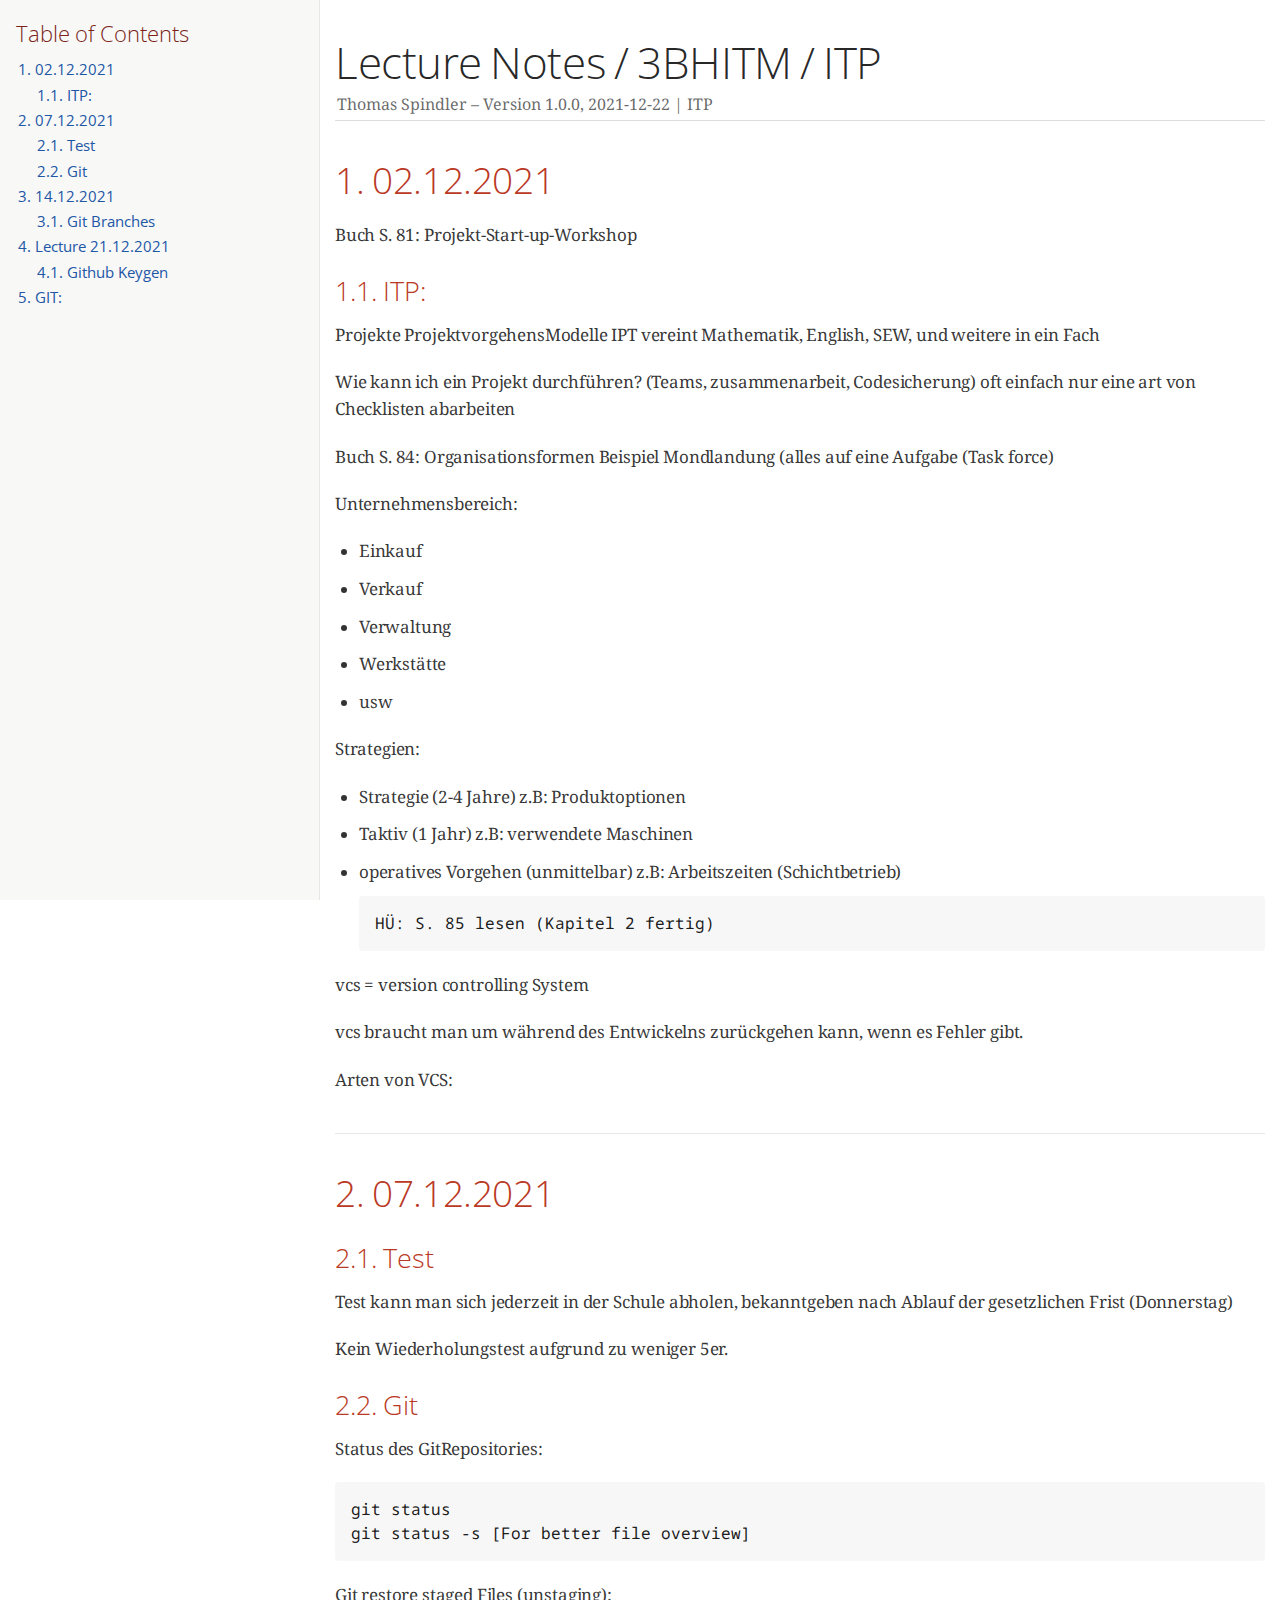
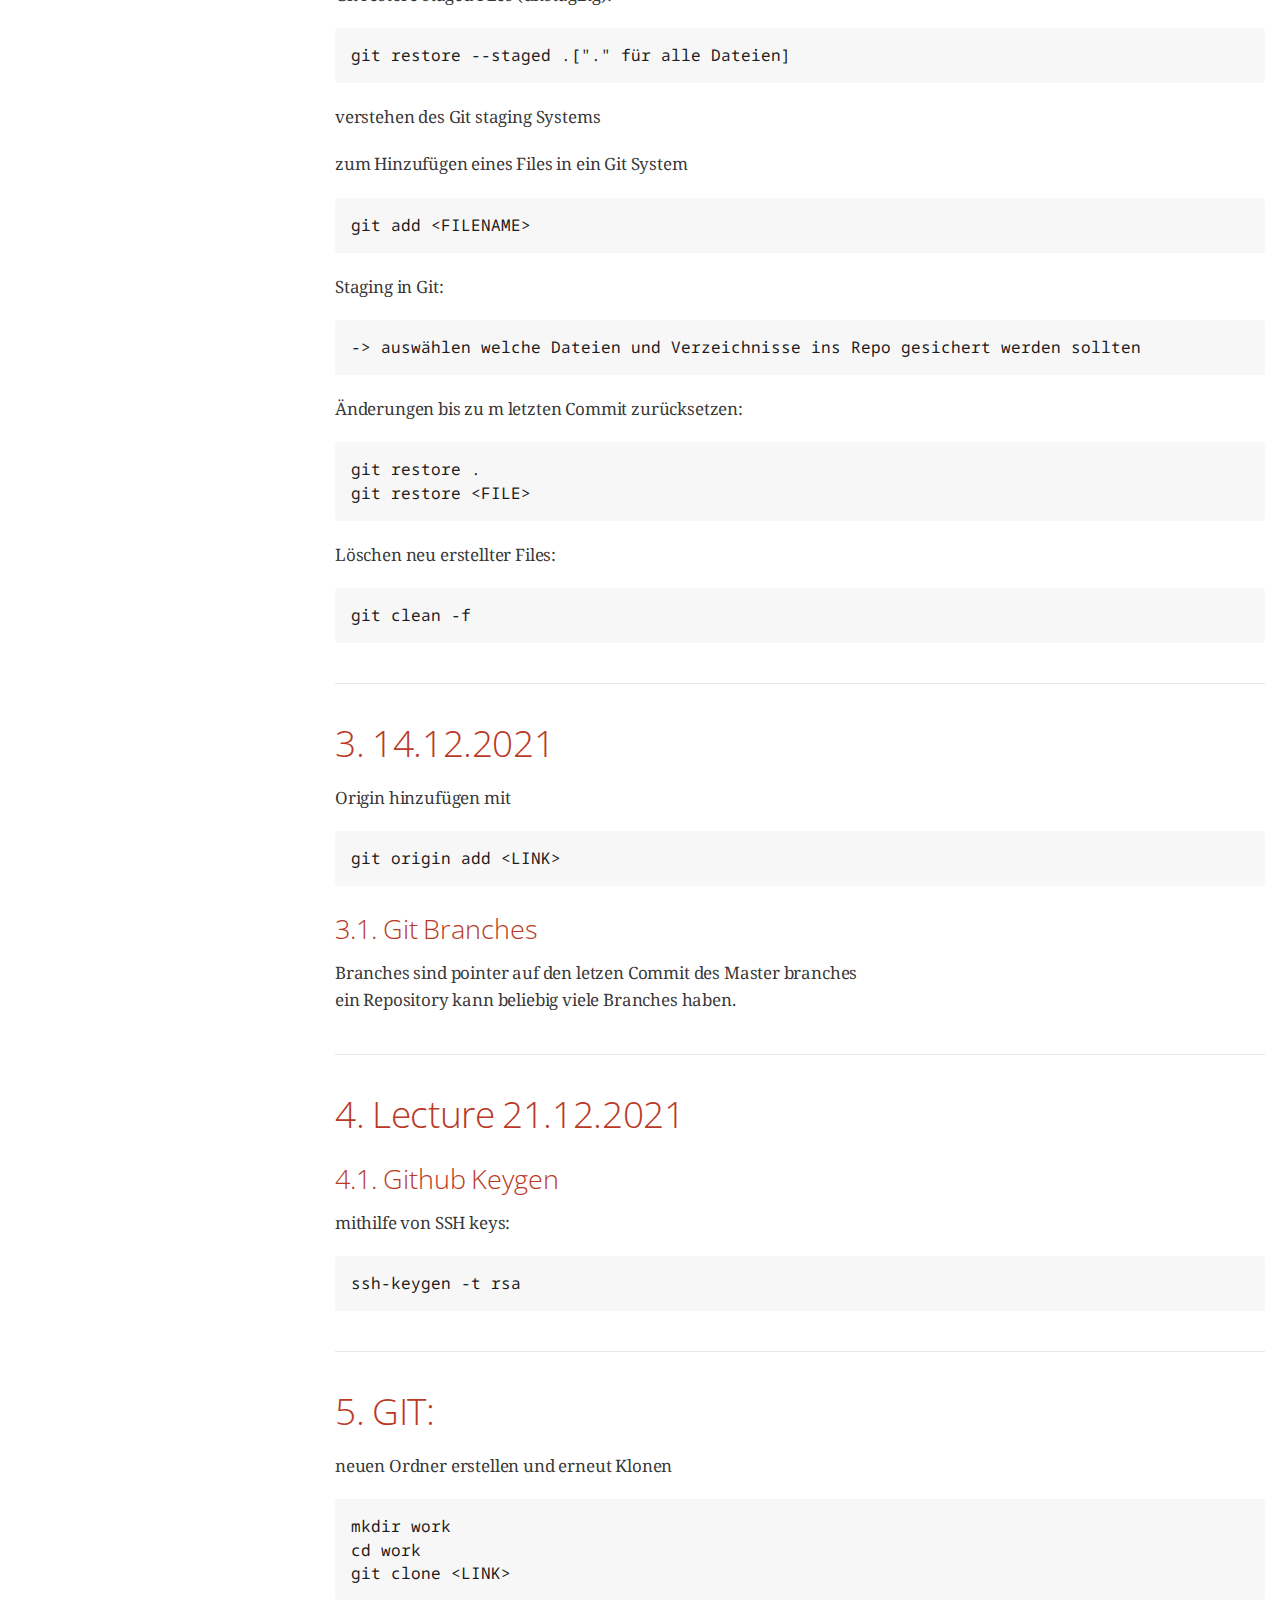
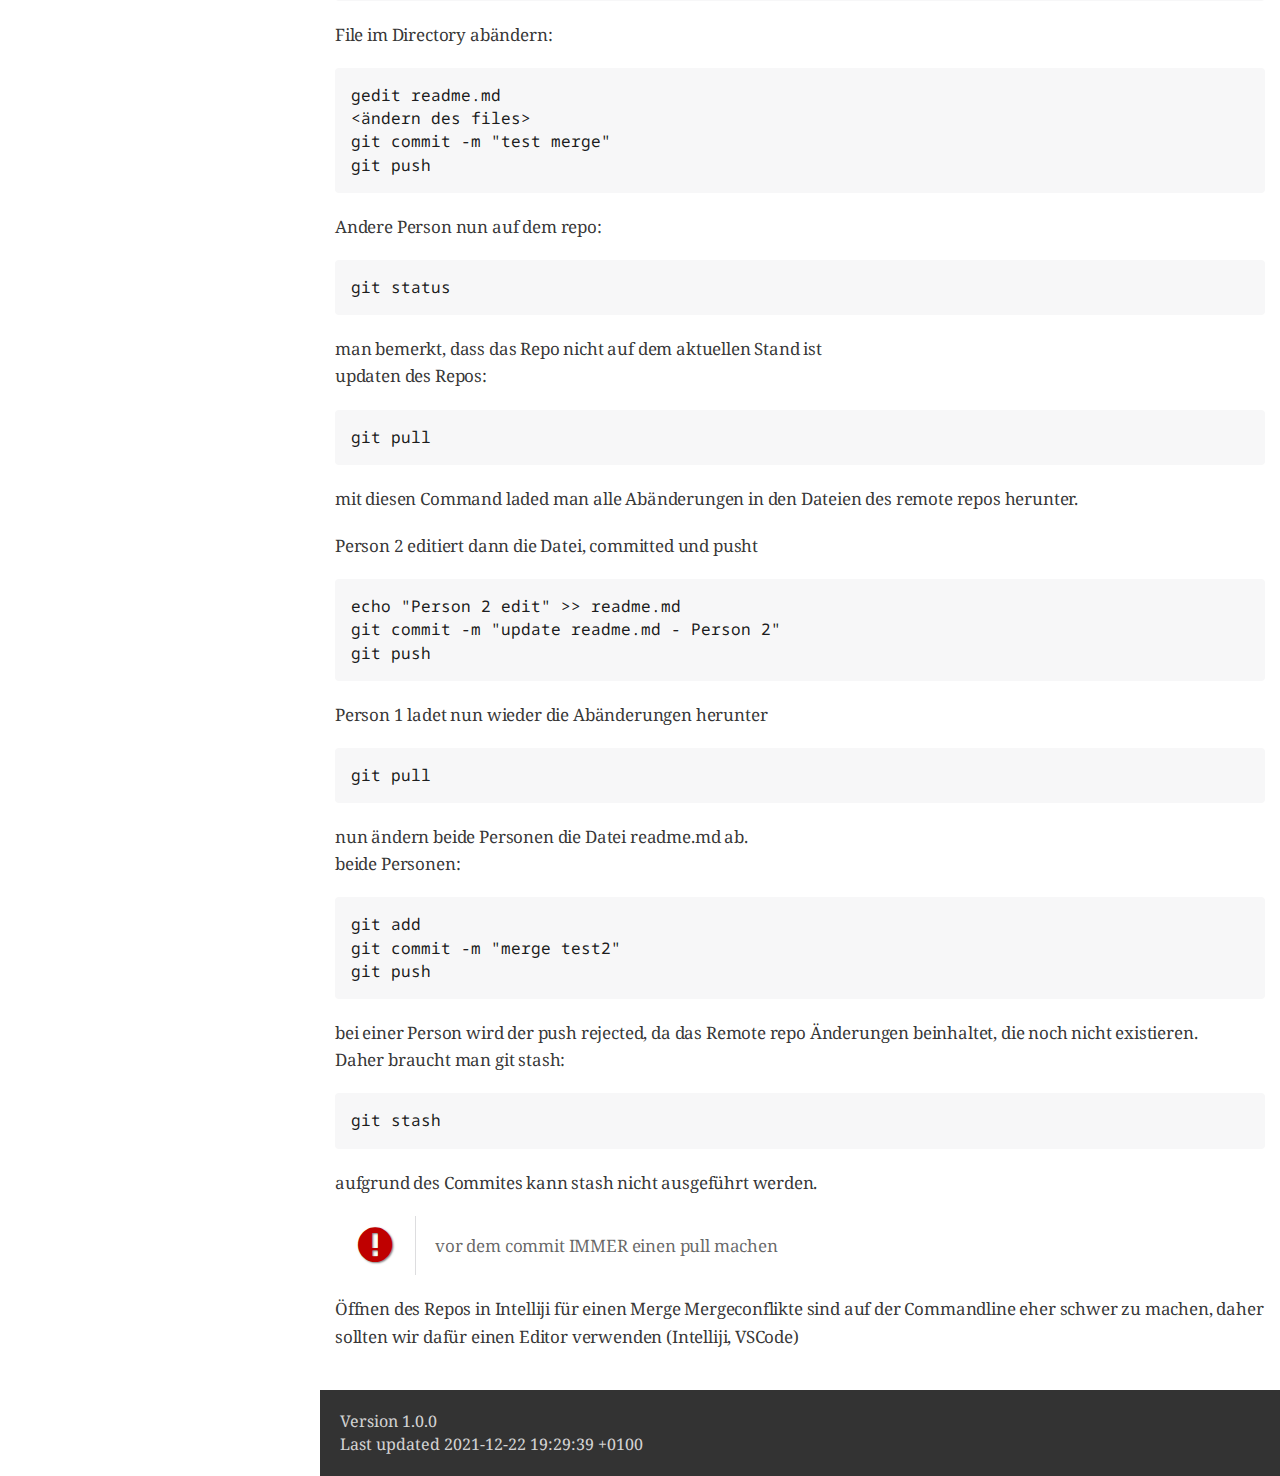
<file: asciidocs/1.semester.html>
<!DOCTYPE html>
<html lang="en">
<head>
<meta charset="UTF-8">
<meta http-equiv="X-UA-Compatible" content="IE=edge">
<meta name="viewport" content="width=device-width, initial-scale=1.0">
<meta name="generator" content="Asciidoctor 2.0.16">
<meta name="author" content="Thomas Spindler">
<title>Lecture Notes / 3BHITM / ITP</title>
<link rel="stylesheet" href="https://fonts.googleapis.com/css?family=Open+Sans:300,300italic,400,400italic,600,600italic%7CNoto+Serif:400,400italic,700,700italic%7CDroid+Sans+Mono:400,700">
<style>
/*! Asciidoctor default stylesheet | MIT License | https://asciidoctor.org */
/* Uncomment the following line when using as a custom stylesheet */
/* @import "https://fonts.googleapis.com/css?family=Open+Sans:300,300italic,400,400italic,600,600italic%7CNoto+Serif:400,400italic,700,700italic%7CDroid+Sans+Mono:400,700"; */
html{font-family:sans-serif;-webkit-text-size-adjust:100%}
a{background:none}
a:focus{outline:thin dotted}
a:active,a:hover{outline:0}
h1{font-size:2em;margin:.67em 0}
b,strong{font-weight:bold}
abbr{font-size:.9em}
abbr[title]{cursor:help;border-bottom:1px dotted #dddddf;text-decoration:none}
dfn{font-style:italic}
hr{height:0}
mark{background:#ff0;color:#000}
code,kbd,pre,samp{font-family:monospace;font-size:1em}
pre{white-space:pre-wrap}
q{quotes:"\201C" "\201D" "\2018" "\2019"}
small{font-size:80%}
sub,sup{font-size:75%;line-height:0;position:relative;vertical-align:baseline}
sup{top:-.5em}
sub{bottom:-.25em}
img{border:0}
svg:not(:root){overflow:hidden}
figure{margin:0}
audio,video{display:inline-block}
audio:not([controls]){display:none;height:0}
fieldset{border:1px solid silver;margin:0 2px;padding:.35em .625em .75em}
legend{border:0;padding:0}
button,input,select,textarea{font-family:inherit;font-size:100%;margin:0}
button,input{line-height:normal}
button,select{text-transform:none}
button,html input[type=button],input[type=reset],input[type=submit]{-webkit-appearance:button;cursor:pointer}
button[disabled],html input[disabled]{cursor:default}
input[type=checkbox],input[type=radio]{padding:0}
button::-moz-focus-inner,input::-moz-focus-inner{border:0;padding:0}
textarea{overflow:auto;vertical-align:top}
table{border-collapse:collapse;border-spacing:0}
*,::before,::after{box-sizing:border-box}
html,body{font-size:100%}
body{background:#fff;color:rgba(0,0,0,.8);padding:0;margin:0;font-family:"Noto Serif","DejaVu Serif",serif;line-height:1;position:relative;cursor:auto;-moz-tab-size:4;-o-tab-size:4;tab-size:4;word-wrap:anywhere;-moz-osx-font-smoothing:grayscale;-webkit-font-smoothing:antialiased}
a:hover{cursor:pointer}
img,object,embed{max-width:100%;height:auto}
object,embed{height:100%}
img{-ms-interpolation-mode:bicubic}
.left{float:left!important}
.right{float:right!important}
.text-left{text-align:left!important}
.text-right{text-align:right!important}
.text-center{text-align:center!important}
.text-justify{text-align:justify!important}
.hide{display:none}
img,object,svg{display:inline-block;vertical-align:middle}
textarea{height:auto;min-height:50px}
select{width:100%}
.subheader,.admonitionblock td.content>.title,.audioblock>.title,.exampleblock>.title,.imageblock>.title,.listingblock>.title,.literalblock>.title,.stemblock>.title,.openblock>.title,.paragraph>.title,.quoteblock>.title,table.tableblock>.title,.verseblock>.title,.videoblock>.title,.dlist>.title,.olist>.title,.ulist>.title,.qlist>.title,.hdlist>.title{line-height:1.45;color:#7a2518;font-weight:400;margin-top:0;margin-bottom:.25em}
div,dl,dt,dd,ul,ol,li,h1,h2,h3,#toctitle,.sidebarblock>.content>.title,h4,h5,h6,pre,form,p,blockquote,th,td{margin:0;padding:0}
a{color:#2156a5;text-decoration:underline;line-height:inherit}
a:hover,a:focus{color:#1d4b8f}
a img{border:0}
p{line-height:1.6;margin-bottom:1.25em;text-rendering:optimizeLegibility}
p aside{font-size:.875em;line-height:1.35;font-style:italic}
h1,h2,h3,#toctitle,.sidebarblock>.content>.title,h4,h5,h6{font-family:"Open Sans","DejaVu Sans",sans-serif;font-weight:300;font-style:normal;color:#ba3925;text-rendering:optimizeLegibility;margin-top:1em;margin-bottom:.5em;line-height:1.0125em}
h1 small,h2 small,h3 small,#toctitle small,.sidebarblock>.content>.title small,h4 small,h5 small,h6 small{font-size:60%;color:#e99b8f;line-height:0}
h1{font-size:2.125em}
h2{font-size:1.6875em}
h3,#toctitle,.sidebarblock>.content>.title{font-size:1.375em}
h4,h5{font-size:1.125em}
h6{font-size:1em}
hr{border:solid #dddddf;border-width:1px 0 0;clear:both;margin:1.25em 0 1.1875em}
em,i{font-style:italic;line-height:inherit}
strong,b{font-weight:bold;line-height:inherit}
small{font-size:60%;line-height:inherit}
code{font-family:"Droid Sans Mono","DejaVu Sans Mono",monospace;font-weight:400;color:rgba(0,0,0,.9)}
ul,ol,dl{line-height:1.6;margin-bottom:1.25em;list-style-position:outside;font-family:inherit}
ul,ol{margin-left:1.5em}
ul li ul,ul li ol{margin-left:1.25em;margin-bottom:0}
ul.square li ul,ul.circle li ul,ul.disc li ul{list-style:inherit}
ul.square{list-style-type:square}
ul.circle{list-style-type:circle}
ul.disc{list-style-type:disc}
ol li ul,ol li ol{margin-left:1.25em;margin-bottom:0}
dl dt{margin-bottom:.3125em;font-weight:bold}
dl dd{margin-bottom:1.25em}
blockquote{margin:0 0 1.25em;padding:.5625em 1.25em 0 1.1875em;border-left:1px solid #ddd}
blockquote,blockquote p{line-height:1.6;color:rgba(0,0,0,.85)}
@media screen and (min-width:768px){h1,h2,h3,#toctitle,.sidebarblock>.content>.title,h4,h5,h6{line-height:1.2}
h1{font-size:2.75em}
h2{font-size:2.3125em}
h3,#toctitle,.sidebarblock>.content>.title{font-size:1.6875em}
h4{font-size:1.4375em}}
table{background:#fff;margin-bottom:1.25em;border:1px solid #dedede;word-wrap:normal}
table thead,table tfoot{background:#f7f8f7}
table thead tr th,table thead tr td,table tfoot tr th,table tfoot tr td{padding:.5em .625em .625em;font-size:inherit;color:rgba(0,0,0,.8);text-align:left}
table tr th,table tr td{padding:.5625em .625em;font-size:inherit;color:rgba(0,0,0,.8)}
table tr.even,table tr.alt{background:#f8f8f7}
table thead tr th,table tfoot tr th,table tbody tr td,table tr td,table tfoot tr td{line-height:1.6}
h1,h2,h3,#toctitle,.sidebarblock>.content>.title,h4,h5,h6{line-height:1.2;word-spacing:-.05em}
h1 strong,h2 strong,h3 strong,#toctitle strong,.sidebarblock>.content>.title strong,h4 strong,h5 strong,h6 strong{font-weight:400}
.center{margin-left:auto;margin-right:auto}
.stretch{width:100%}
.clearfix::before,.clearfix::after,.float-group::before,.float-group::after{content:" ";display:table}
.clearfix::after,.float-group::after{clear:both}
:not(pre).nobreak{word-wrap:normal}
:not(pre).nowrap{white-space:nowrap}
:not(pre).pre-wrap{white-space:pre-wrap}
:not(pre):not([class^=L])>code{font-size:.9375em;font-style:normal!important;letter-spacing:0;padding:.1em .5ex;word-spacing:-.15em;background:#f7f7f8;border-radius:4px;line-height:1.45;text-rendering:optimizeSpeed}
pre{color:rgba(0,0,0,.9);font-family:"Droid Sans Mono","DejaVu Sans Mono",monospace;line-height:1.45;text-rendering:optimizeSpeed}
pre code,pre pre{color:inherit;font-size:inherit;line-height:inherit}
pre>code{display:block}
pre.nowrap,pre.nowrap pre{white-space:pre;word-wrap:normal}
em em{font-style:normal}
strong strong{font-weight:400}
.keyseq{color:rgba(51,51,51,.8)}
kbd{font-family:"Droid Sans Mono","DejaVu Sans Mono",monospace;display:inline-block;color:rgba(0,0,0,.8);font-size:.65em;line-height:1.45;background:#f7f7f7;border:1px solid #ccc;border-radius:3px;box-shadow:0 1px 0 rgba(0,0,0,.2),inset 0 0 0 .1em #fff;margin:0 .15em;padding:.2em .5em;vertical-align:middle;position:relative;top:-.1em;white-space:nowrap}
.keyseq kbd:first-child{margin-left:0}
.keyseq kbd:last-child{margin-right:0}
.menuseq,.menuref{color:#000}
.menuseq b:not(.caret),.menuref{font-weight:inherit}
.menuseq{word-spacing:-.02em}
.menuseq b.caret{font-size:1.25em;line-height:.8}
.menuseq i.caret{font-weight:bold;text-align:center;width:.45em}
b.button::before,b.button::after{position:relative;top:-1px;font-weight:400}
b.button::before{content:"[";padding:0 3px 0 2px}
b.button::after{content:"]";padding:0 2px 0 3px}
p a>code:hover{color:rgba(0,0,0,.9)}
#header,#content,#footnotes,#footer{width:100%;margin:0 auto;max-width:62.5em;*zoom:1;position:relative;padding-left:.9375em;padding-right:.9375em}
#header::before,#header::after,#content::before,#content::after,#footnotes::before,#footnotes::after,#footer::before,#footer::after{content:" ";display:table}
#header::after,#content::after,#footnotes::after,#footer::after{clear:both}
#content{margin-top:1.25em}
#content::before{content:none}
#header>h1:first-child{color:rgba(0,0,0,.85);margin-top:2.25rem;margin-bottom:0}
#header>h1:first-child+#toc{margin-top:8px;border-top:1px solid #dddddf}
#header>h1:only-child,body.toc2 #header>h1:nth-last-child(2){border-bottom:1px solid #dddddf;padding-bottom:8px}
#header .details{border-bottom:1px solid #dddddf;line-height:1.45;padding-top:.25em;padding-bottom:.25em;padding-left:.25em;color:rgba(0,0,0,.6);display:flex;flex-flow:row wrap}
#header .details span:first-child{margin-left:-.125em}
#header .details span.email a{color:rgba(0,0,0,.85)}
#header .details br{display:none}
#header .details br+span::before{content:"\00a0\2013\00a0"}
#header .details br+span.author::before{content:"\00a0\22c5\00a0";color:rgba(0,0,0,.85)}
#header .details br+span#revremark::before{content:"\00a0|\00a0"}
#header #revnumber{text-transform:capitalize}
#header #revnumber::after{content:"\00a0"}
#content>h1:first-child:not([class]){color:rgba(0,0,0,.85);border-bottom:1px solid #dddddf;padding-bottom:8px;margin-top:0;padding-top:1rem;margin-bottom:1.25rem}
#toc{border-bottom:1px solid #e7e7e9;padding-bottom:.5em}
#toc>ul{margin-left:.125em}
#toc ul.sectlevel0>li>a{font-style:italic}
#toc ul.sectlevel0 ul.sectlevel1{margin:.5em 0}
#toc ul{font-family:"Open Sans","DejaVu Sans",sans-serif;list-style-type:none}
#toc li{line-height:1.3334;margin-top:.3334em}
#toc a{text-decoration:none}
#toc a:active{text-decoration:underline}
#toctitle{color:#7a2518;font-size:1.2em}
@media screen and (min-width:768px){#toctitle{font-size:1.375em}
body.toc2{padding-left:15em;padding-right:0}
#toc.toc2{margin-top:0!important;background:#f8f8f7;position:fixed;width:15em;left:0;top:0;border-right:1px solid #e7e7e9;border-top-width:0!important;border-bottom-width:0!important;z-index:1000;padding:1.25em 1em;height:100%;overflow:auto}
#toc.toc2 #toctitle{margin-top:0;margin-bottom:.8rem;font-size:1.2em}
#toc.toc2>ul{font-size:.9em;margin-bottom:0}
#toc.toc2 ul ul{margin-left:0;padding-left:1em}
#toc.toc2 ul.sectlevel0 ul.sectlevel1{padding-left:0;margin-top:.5em;margin-bottom:.5em}
body.toc2.toc-right{padding-left:0;padding-right:15em}
body.toc2.toc-right #toc.toc2{border-right-width:0;border-left:1px solid #e7e7e9;left:auto;right:0}}
@media screen and (min-width:1280px){body.toc2{padding-left:20em;padding-right:0}
#toc.toc2{width:20em}
#toc.toc2 #toctitle{font-size:1.375em}
#toc.toc2>ul{font-size:.95em}
#toc.toc2 ul ul{padding-left:1.25em}
body.toc2.toc-right{padding-left:0;padding-right:20em}}
#content #toc{border:1px solid #e0e0dc;margin-bottom:1.25em;padding:1.25em;background:#f8f8f7;border-radius:4px}
#content #toc>:first-child{margin-top:0}
#content #toc>:last-child{margin-bottom:0}
#footer{max-width:none;background:rgba(0,0,0,.8);padding:1.25em}
#footer-text{color:hsla(0,0%,100%,.8);line-height:1.44}
#content{margin-bottom:.625em}
.sect1{padding-bottom:.625em}
@media screen and (min-width:768px){#content{margin-bottom:1.25em}
.sect1{padding-bottom:1.25em}}
.sect1:last-child{padding-bottom:0}
.sect1+.sect1{border-top:1px solid #e7e7e9}
#content h1>a.anchor,h2>a.anchor,h3>a.anchor,#toctitle>a.anchor,.sidebarblock>.content>.title>a.anchor,h4>a.anchor,h5>a.anchor,h6>a.anchor{position:absolute;z-index:1001;width:1.5ex;margin-left:-1.5ex;display:block;text-decoration:none!important;visibility:hidden;text-align:center;font-weight:400}
#content h1>a.anchor::before,h2>a.anchor::before,h3>a.anchor::before,#toctitle>a.anchor::before,.sidebarblock>.content>.title>a.anchor::before,h4>a.anchor::before,h5>a.anchor::before,h6>a.anchor::before{content:"\00A7";font-size:.85em;display:block;padding-top:.1em}
#content h1:hover>a.anchor,#content h1>a.anchor:hover,h2:hover>a.anchor,h2>a.anchor:hover,h3:hover>a.anchor,#toctitle:hover>a.anchor,.sidebarblock>.content>.title:hover>a.anchor,h3>a.anchor:hover,#toctitle>a.anchor:hover,.sidebarblock>.content>.title>a.anchor:hover,h4:hover>a.anchor,h4>a.anchor:hover,h5:hover>a.anchor,h5>a.anchor:hover,h6:hover>a.anchor,h6>a.anchor:hover{visibility:visible}
#content h1>a.link,h2>a.link,h3>a.link,#toctitle>a.link,.sidebarblock>.content>.title>a.link,h4>a.link,h5>a.link,h6>a.link{color:#ba3925;text-decoration:none}
#content h1>a.link:hover,h2>a.link:hover,h3>a.link:hover,#toctitle>a.link:hover,.sidebarblock>.content>.title>a.link:hover,h4>a.link:hover,h5>a.link:hover,h6>a.link:hover{color:#a53221}
details,.audioblock,.imageblock,.literalblock,.listingblock,.stemblock,.videoblock{margin-bottom:1.25em}
details{margin-left:1.25rem}
details>summary{cursor:pointer;display:block;position:relative;line-height:1.6;margin-bottom:.625rem;-webkit-tap-highlight-color:transparent}
details>summary::before{content:"";border:solid transparent;border-left:solid;border-width:.3em 0 .3em .5em;position:absolute;top:.5em;left:-1.25rem;transform:translateX(15%)}
details[open]>summary::before{border:solid transparent;border-top:solid;border-width:.5em .3em 0;transform:translateY(15%)}
details>summary::after{content:"";width:1.25rem;height:1em;position:absolute;top:.3em;left:-1.25rem}
.admonitionblock td.content>.title,.audioblock>.title,.exampleblock>.title,.imageblock>.title,.listingblock>.title,.literalblock>.title,.stemblock>.title,.openblock>.title,.paragraph>.title,.quoteblock>.title,table.tableblock>.title,.verseblock>.title,.videoblock>.title,.dlist>.title,.olist>.title,.ulist>.title,.qlist>.title,.hdlist>.title{text-rendering:optimizeLegibility;text-align:left;font-family:"Noto Serif","DejaVu Serif",serif;font-size:1rem;font-style:italic}
table.tableblock.fit-content>caption.title{white-space:nowrap;width:0}
.paragraph.lead>p,#preamble>.sectionbody>[class=paragraph]:first-of-type p{font-size:1.21875em;line-height:1.6;color:rgba(0,0,0,.85)}
.admonitionblock>table{border-collapse:separate;border:0;background:none;width:100%}
.admonitionblock>table td.icon{text-align:center;width:80px}
.admonitionblock>table td.icon img{max-width:none}
.admonitionblock>table td.icon .title{font-weight:bold;font-family:"Open Sans","DejaVu Sans",sans-serif;text-transform:uppercase}
.admonitionblock>table td.content{padding-left:1.125em;padding-right:1.25em;border-left:1px solid #dddddf;color:rgba(0,0,0,.6);word-wrap:anywhere}
.admonitionblock>table td.content>:last-child>:last-child{margin-bottom:0}
.exampleblock>.content{border:1px solid #e6e6e6;margin-bottom:1.25em;padding:1.25em;background:#fff;border-radius:4px}
.exampleblock>.content>:first-child{margin-top:0}
.exampleblock>.content>:last-child{margin-bottom:0}
.sidebarblock{border:1px solid #dbdbd6;margin-bottom:1.25em;padding:1.25em;background:#f3f3f2;border-radius:4px}
.sidebarblock>:first-child{margin-top:0}
.sidebarblock>:last-child{margin-bottom:0}
.sidebarblock>.content>.title{color:#7a2518;margin-top:0;text-align:center}
.exampleblock>.content>:last-child>:last-child,.exampleblock>.content .olist>ol>li:last-child>:last-child,.exampleblock>.content .ulist>ul>li:last-child>:last-child,.exampleblock>.content .qlist>ol>li:last-child>:last-child,.sidebarblock>.content>:last-child>:last-child,.sidebarblock>.content .olist>ol>li:last-child>:last-child,.sidebarblock>.content .ulist>ul>li:last-child>:last-child,.sidebarblock>.content .qlist>ol>li:last-child>:last-child{margin-bottom:0}
.literalblock pre,.listingblock>.content>pre{border-radius:4px;overflow-x:auto;padding:1em;font-size:.8125em}
@media screen and (min-width:768px){.literalblock pre,.listingblock>.content>pre{font-size:.90625em}}
@media screen and (min-width:1280px){.literalblock pre,.listingblock>.content>pre{font-size:1em}}
.literalblock pre,.listingblock>.content>pre:not(.highlight),.listingblock>.content>pre[class=highlight],.listingblock>.content>pre[class^="highlight "]{background:#f7f7f8}
.literalblock.output pre{color:#f7f7f8;background:rgba(0,0,0,.9)}
.listingblock>.content{position:relative}
.listingblock code[data-lang]::before{display:none;content:attr(data-lang);position:absolute;font-size:.75em;top:.425rem;right:.5rem;line-height:1;text-transform:uppercase;color:inherit;opacity:.5}
.listingblock:hover code[data-lang]::before{display:block}
.listingblock.terminal pre .command::before{content:attr(data-prompt);padding-right:.5em;color:inherit;opacity:.5}
.listingblock.terminal pre .command:not([data-prompt])::before{content:"$"}
.listingblock pre.highlightjs{padding:0}
.listingblock pre.highlightjs>code{padding:1em;border-radius:4px}
.listingblock pre.prettyprint{border-width:0}
.prettyprint{background:#f7f7f8}
pre.prettyprint .linenums{line-height:1.45;margin-left:2em}
pre.prettyprint li{background:none;list-style-type:inherit;padding-left:0}
pre.prettyprint li code[data-lang]::before{opacity:1}
pre.prettyprint li:not(:first-child) code[data-lang]::before{display:none}
table.linenotable{border-collapse:separate;border:0;margin-bottom:0;background:none}
table.linenotable td[class]{color:inherit;vertical-align:top;padding:0;line-height:inherit;white-space:normal}
table.linenotable td.code{padding-left:.75em}
table.linenotable td.linenos{border-right:1px solid;opacity:.35;padding-right:.5em}
pre.pygments .lineno{border-right:1px solid;opacity:.35;display:inline-block;margin-right:.75em}
pre.pygments .lineno::before{content:"";margin-right:-.125em}
.quoteblock{margin:0 1em 1.25em 1.5em;display:table}
.quoteblock:not(.excerpt)>.title{margin-left:-1.5em;margin-bottom:.75em}
.quoteblock blockquote,.quoteblock p{color:rgba(0,0,0,.85);font-size:1.15rem;line-height:1.75;word-spacing:.1em;letter-spacing:0;font-style:italic;text-align:justify}
.quoteblock blockquote{margin:0;padding:0;border:0}
.quoteblock blockquote::before{content:"\201c";float:left;font-size:2.75em;font-weight:bold;line-height:.6em;margin-left:-.6em;color:#7a2518;text-shadow:0 1px 2px rgba(0,0,0,.1)}
.quoteblock blockquote>.paragraph:last-child p{margin-bottom:0}
.quoteblock .attribution{margin-top:.75em;margin-right:.5ex;text-align:right}
.verseblock{margin:0 1em 1.25em}
.verseblock pre{font-family:"Open Sans","DejaVu Sans",sans-serif;font-size:1.15rem;color:rgba(0,0,0,.85);font-weight:300;text-rendering:optimizeLegibility}
.verseblock pre strong{font-weight:400}
.verseblock .attribution{margin-top:1.25rem;margin-left:.5ex}
.quoteblock .attribution,.verseblock .attribution{font-size:.9375em;line-height:1.45;font-style:italic}
.quoteblock .attribution br,.verseblock .attribution br{display:none}
.quoteblock .attribution cite,.verseblock .attribution cite{display:block;letter-spacing:-.025em;color:rgba(0,0,0,.6)}
.quoteblock.abstract blockquote::before,.quoteblock.excerpt blockquote::before,.quoteblock .quoteblock blockquote::before{display:none}
.quoteblock.abstract blockquote,.quoteblock.abstract p,.quoteblock.excerpt blockquote,.quoteblock.excerpt p,.quoteblock .quoteblock blockquote,.quoteblock .quoteblock p{line-height:1.6;word-spacing:0}
.quoteblock.abstract{margin:0 1em 1.25em;display:block}
.quoteblock.abstract>.title{margin:0 0 .375em;font-size:1.15em;text-align:center}
.quoteblock.excerpt>blockquote,.quoteblock .quoteblock{padding:0 0 .25em 1em;border-left:.25em solid #dddddf}
.quoteblock.excerpt,.quoteblock .quoteblock{margin-left:0}
.quoteblock.excerpt blockquote,.quoteblock.excerpt p,.quoteblock .quoteblock blockquote,.quoteblock .quoteblock p{color:inherit;font-size:1.0625rem}
.quoteblock.excerpt .attribution,.quoteblock .quoteblock .attribution{color:inherit;font-size:.85rem;text-align:left;margin-right:0}
p.tableblock:last-child{margin-bottom:0}
td.tableblock>.content{margin-bottom:1.25em;word-wrap:anywhere}
td.tableblock>.content>:last-child{margin-bottom:-1.25em}
table.tableblock,th.tableblock,td.tableblock{border:0 solid #dedede}
table.grid-all>*>tr>*{border-width:1px}
table.grid-cols>*>tr>*{border-width:0 1px}
table.grid-rows>*>tr>*{border-width:1px 0}
table.frame-all{border-width:1px}
table.frame-ends{border-width:1px 0}
table.frame-sides{border-width:0 1px}
table.frame-none>colgroup+*>:first-child>*,table.frame-sides>colgroup+*>:first-child>*{border-top-width:0}
table.frame-none>:last-child>:last-child>*,table.frame-sides>:last-child>:last-child>*{border-bottom-width:0}
table.frame-none>*>tr>:first-child,table.frame-ends>*>tr>:first-child{border-left-width:0}
table.frame-none>*>tr>:last-child,table.frame-ends>*>tr>:last-child{border-right-width:0}
table.stripes-all tr,table.stripes-odd tr:nth-of-type(odd),table.stripes-even tr:nth-of-type(even),table.stripes-hover tr:hover{background:#f8f8f7}
th.halign-left,td.halign-left{text-align:left}
th.halign-right,td.halign-right{text-align:right}
th.halign-center,td.halign-center{text-align:center}
th.valign-top,td.valign-top{vertical-align:top}
th.valign-bottom,td.valign-bottom{vertical-align:bottom}
th.valign-middle,td.valign-middle{vertical-align:middle}
table thead th,table tfoot th{font-weight:bold}
tbody tr th{background:#f7f8f7}
tbody tr th,tbody tr th p,tfoot tr th,tfoot tr th p{color:rgba(0,0,0,.8);font-weight:bold}
p.tableblock>code:only-child{background:none;padding:0}
p.tableblock{font-size:1em}
ol{margin-left:1.75em}
ul li ol{margin-left:1.5em}
dl dd{margin-left:1.125em}
dl dd:last-child,dl dd:last-child>:last-child{margin-bottom:0}
ol>li p,ul>li p,ul dd,ol dd,.olist .olist,.ulist .ulist,.ulist .olist,.olist .ulist{margin-bottom:.625em}
ul.checklist,ul.none,ol.none,ul.no-bullet,ol.no-bullet,ol.unnumbered,ul.unstyled,ol.unstyled{list-style-type:none}
ul.no-bullet,ol.no-bullet,ol.unnumbered{margin-left:.625em}
ul.unstyled,ol.unstyled{margin-left:0}
ul.checklist>li>p:first-child{margin-left:-1em}
ul.checklist>li>p:first-child>.fa-square-o:first-child,ul.checklist>li>p:first-child>.fa-check-square-o:first-child{width:1.25em;font-size:.8em;position:relative;bottom:.125em}
ul.checklist>li>p:first-child>input[type=checkbox]:first-child{margin-right:.25em}
ul.inline{display:flex;flex-flow:row wrap;list-style:none;margin:0 0 .625em -1.25em}
ul.inline>li{margin-left:1.25em}
.unstyled dl dt{font-weight:400;font-style:normal}
ol.arabic{list-style-type:decimal}
ol.decimal{list-style-type:decimal-leading-zero}
ol.loweralpha{list-style-type:lower-alpha}
ol.upperalpha{list-style-type:upper-alpha}
ol.lowerroman{list-style-type:lower-roman}
ol.upperroman{list-style-type:upper-roman}
ol.lowergreek{list-style-type:lower-greek}
.hdlist>table,.colist>table{border:0;background:none}
.hdlist>table>tbody>tr,.colist>table>tbody>tr{background:none}
td.hdlist1,td.hdlist2{vertical-align:top;padding:0 .625em}
td.hdlist1{font-weight:bold;padding-bottom:1.25em}
td.hdlist2{word-wrap:anywhere}
.literalblock+.colist,.listingblock+.colist{margin-top:-.5em}
.colist td:not([class]):first-child{padding:.4em .75em 0;line-height:1;vertical-align:top}
.colist td:not([class]):first-child img{max-width:none}
.colist td:not([class]):last-child{padding:.25em 0}
.thumb,.th{line-height:0;display:inline-block;border:4px solid #fff;box-shadow:0 0 0 1px #ddd}
.imageblock.left{margin:.25em .625em 1.25em 0}
.imageblock.right{margin:.25em 0 1.25em .625em}
.imageblock>.title{margin-bottom:0}
.imageblock.thumb,.imageblock.th{border-width:6px}
.imageblock.thumb>.title,.imageblock.th>.title{padding:0 .125em}
.image.left,.image.right{margin-top:.25em;margin-bottom:.25em;display:inline-block;line-height:0}
.image.left{margin-right:.625em}
.image.right{margin-left:.625em}
a.image{text-decoration:none;display:inline-block}
a.image object{pointer-events:none}
sup.footnote,sup.footnoteref{font-size:.875em;position:static;vertical-align:super}
sup.footnote a,sup.footnoteref a{text-decoration:none}
sup.footnote a:active,sup.footnoteref a:active{text-decoration:underline}
#footnotes{padding-top:.75em;padding-bottom:.75em;margin-bottom:.625em}
#footnotes hr{width:20%;min-width:6.25em;margin:-.25em 0 .75em;border-width:1px 0 0}
#footnotes .footnote{padding:0 .375em 0 .225em;line-height:1.3334;font-size:.875em;margin-left:1.2em;margin-bottom:.2em}
#footnotes .footnote a:first-of-type{font-weight:bold;text-decoration:none;margin-left:-1.05em}
#footnotes .footnote:last-of-type{margin-bottom:0}
#content #footnotes{margin-top:-.625em;margin-bottom:0;padding:.75em 0}
.gist .file-data>table{border:0;background:#fff;width:100%;margin-bottom:0}
.gist .file-data>table td.line-data{width:99%}
div.unbreakable{page-break-inside:avoid}
.big{font-size:larger}
.small{font-size:smaller}
.underline{text-decoration:underline}
.overline{text-decoration:overline}
.line-through{text-decoration:line-through}
.aqua{color:#00bfbf}
.aqua-background{background:#00fafa}
.black{color:#000}
.black-background{background:#000}
.blue{color:#0000bf}
.blue-background{background:#0000fa}
.fuchsia{color:#bf00bf}
.fuchsia-background{background:#fa00fa}
.gray{color:#606060}
.gray-background{background:#7d7d7d}
.green{color:#006000}
.green-background{background:#007d00}
.lime{color:#00bf00}
.lime-background{background:#00fa00}
.maroon{color:#600000}
.maroon-background{background:#7d0000}
.navy{color:#000060}
.navy-background{background:#00007d}
.olive{color:#606000}
.olive-background{background:#7d7d00}
.purple{color:#600060}
.purple-background{background:#7d007d}
.red{color:#bf0000}
.red-background{background:#fa0000}
.silver{color:#909090}
.silver-background{background:#bcbcbc}
.teal{color:#006060}
.teal-background{background:#007d7d}
.white{color:#bfbfbf}
.white-background{background:#fafafa}
.yellow{color:#bfbf00}
.yellow-background{background:#fafa00}
span.icon>.fa{cursor:default}
a span.icon>.fa{cursor:inherit}
.admonitionblock td.icon [class^="fa icon-"]{font-size:2.5em;text-shadow:1px 1px 2px rgba(0,0,0,.5);cursor:default}
.admonitionblock td.icon .icon-note::before{content:"\f05a";color:#19407c}
.admonitionblock td.icon .icon-tip::before{content:"\f0eb";text-shadow:1px 1px 2px rgba(155,155,0,.8);color:#111}
.admonitionblock td.icon .icon-warning::before{content:"\f071";color:#bf6900}
.admonitionblock td.icon .icon-caution::before{content:"\f06d";color:#bf3400}
.admonitionblock td.icon .icon-important::before{content:"\f06a";color:#bf0000}
.conum[data-value]{display:inline-block;color:#fff!important;background:rgba(0,0,0,.8);border-radius:50%;text-align:center;font-size:.75em;width:1.67em;height:1.67em;line-height:1.67em;font-family:"Open Sans","DejaVu Sans",sans-serif;font-style:normal;font-weight:bold}
.conum[data-value] *{color:#fff!important}
.conum[data-value]+b{display:none}
.conum[data-value]::after{content:attr(data-value)}
pre .conum[data-value]{position:relative;top:-.125em}
b.conum *{color:inherit!important}
.conum:not([data-value]):empty{display:none}
dt,th.tableblock,td.content,div.footnote{text-rendering:optimizeLegibility}
h1,h2,p,td.content,span.alt,summary{letter-spacing:-.01em}
p strong,td.content strong,div.footnote strong{letter-spacing:-.005em}
p,blockquote,dt,td.content,span.alt,summary{font-size:1.0625rem}
p{margin-bottom:1.25rem}
.sidebarblock p,.sidebarblock dt,.sidebarblock td.content,p.tableblock{font-size:1em}
.exampleblock>.content{background:#fffef7;border-color:#e0e0dc;box-shadow:0 1px 4px #e0e0dc}
.print-only{display:none!important}
@page{margin:1.25cm .75cm}
@media print{*{box-shadow:none!important;text-shadow:none!important}
html{font-size:80%}
a{color:inherit!important;text-decoration:underline!important}
a.bare,a[href^="#"],a[href^="mailto:"]{text-decoration:none!important}
a[href^="http:"]:not(.bare)::after,a[href^="https:"]:not(.bare)::after{content:"(" attr(href) ")";display:inline-block;font-size:.875em;padding-left:.25em}
abbr[title]{border-bottom:1px dotted}
abbr[title]::after{content:" (" attr(title) ")"}
pre,blockquote,tr,img,object,svg{page-break-inside:avoid}
thead{display:table-header-group}
svg{max-width:100%}
p,blockquote,dt,td.content{font-size:1em;orphans:3;widows:3}
h2,h3,#toctitle,.sidebarblock>.content>.title{page-break-after:avoid}
#header,#content,#footnotes,#footer{max-width:none}
#toc,.sidebarblock,.exampleblock>.content{background:none!important}
#toc{border-bottom:1px solid #dddddf!important;padding-bottom:0!important}
body.book #header{text-align:center}
body.book #header>h1:first-child{border:0!important;margin:2.5em 0 1em}
body.book #header .details{border:0!important;display:block;padding:0!important}
body.book #header .details span:first-child{margin-left:0!important}
body.book #header .details br{display:block}
body.book #header .details br+span::before{content:none!important}
body.book #toc{border:0!important;text-align:left!important;padding:0!important;margin:0!important}
body.book #toc,body.book #preamble,body.book h1.sect0,body.book .sect1>h2{page-break-before:always}
.listingblock code[data-lang]::before{display:block}
#footer{padding:0 .9375em}
.hide-on-print{display:none!important}
.print-only{display:block!important}
.hide-for-print{display:none!important}
.show-for-print{display:inherit!important}}
@media amzn-kf8,print{#header>h1:first-child{margin-top:1.25rem}
.sect1{padding:0!important}
.sect1+.sect1{border:0}
#footer{background:none}
#footer-text{color:rgba(0,0,0,.6);font-size:.9em}}
@media amzn-kf8{#header,#content,#footnotes,#footer{padding:0}}
</style>
<link rel="stylesheet" href="https://cdnjs.cloudflare.com/ajax/libs/font-awesome/4.7.0/css/font-awesome.min.css">
</head>
<body class="article toc2 toc-left">
<div id="header">
<h1>Lecture Notes / 3BHITM / ITP</h1>
<div class="details">
<span id="author" class="author">Thomas Spindler</span><br>
<span id="revnumber">version 1.0.0,</span>
<span id="revdate">2021-12-22</span>
<br><span id="revremark">ITP</span>
</div>
<div id="toc" class="toc2">
<div id="toctitle">Table of Contents</div>
<ul class="sectlevel1">
<li><a href="#_02_12_2021">1. 02.12.2021</a>
<ul class="sectlevel2">
<li><a href="#_itp">1.1. ITP:</a></li>
</ul>
</li>
<li><a href="#_07_12_2021">2. 07.12.2021</a>
<ul class="sectlevel2">
<li><a href="#_test">2.1. Test</a></li>
<li><a href="#_git">2.2. Git</a></li>
</ul>
</li>
<li><a href="#_14_12_2021">3. 14.12.2021</a>
<ul class="sectlevel2">
<li><a href="#_git_branches">3.1. Git Branches</a></li>
</ul>
</li>
<li><a href="#_lecture_21_12_2021">4. Lecture 21.12.2021</a>
<ul class="sectlevel2">
<li><a href="#_github_keygen">4.1. Github Keygen</a></li>
</ul>
</li>
<li><a href="#_git_2">5. GIT:</a></li>
</ul>
</div>
</div>
<div id="content">
<div class="sect1">
<h2 id="_02_12_2021">1. 02.12.2021</h2>
<div class="sectionbody">
<div class="paragraph">
<p>Buch S. 81: Projekt-Start-up-Workshop</p>
</div>
<div class="sect2">
<h3 id="_itp">1.1. ITP:</h3>
<div class="paragraph">
<p>Projekte
ProjektvorgehensModelle
IPT vereint Mathematik, English, SEW, und weitere in ein Fach</p>
</div>
<div class="paragraph">
<p>Wie kann ich ein Projekt durchführen?
(Teams, zusammenarbeit, Codesicherung)
oft einfach nur eine art von Checklisten abarbeiten</p>
</div>
<div class="paragraph">
<p>Buch S. 84: Organisationsformen
Beispiel Mondlandung (alles auf eine Aufgabe (Task force)</p>
</div>
<div class="paragraph">
<p>Unternehmensbereich:</p>
</div>
<div class="ulist">
<ul>
<li>
<p>Einkauf</p>
</li>
<li>
<p>Verkauf</p>
</li>
<li>
<p>Verwaltung</p>
</li>
<li>
<p>Werkstätte</p>
</li>
<li>
<p>usw</p>
</li>
</ul>
</div>
<div class="paragraph">
<p>Strategien:</p>
</div>
<div class="ulist">
<ul>
<li>
<p>Strategie (2-4 Jahre)		z.B: Produktoptionen</p>
</li>
<li>
<p>Taktiv (1 Jahr)			z.B: verwendete Maschinen</p>
</li>
<li>
<p>operatives Vorgehen (unmittelbar)	z.B: Arbeitszeiten (Schichtbetrieb)</p>
<div class="literalblock">
<div class="content">
<pre>HÜ: S. 85 lesen (Kapitel 2 fertig)</pre>
</div>
</div>
</li>
</ul>
</div>
<div class="paragraph">
<p>vcs = version controlling System</p>
</div>
<div class="paragraph">
<p>vcs braucht man um während des Entwickelns zurückgehen kann, wenn es Fehler gibt.</p>
</div>
<div class="paragraph">
<p>Arten von VCS:</p>
</div>
</div>
</div>
</div>
<div class="sect1">
<h2 id="_07_12_2021">2. 07.12.2021</h2>
<div class="sectionbody">
<div class="sect2">
<h3 id="_test">2.1. Test</h3>
<div class="paragraph">
<p>Test kann man sich jederzeit in der Schule abholen, bekanntgeben nach Ablauf der gesetzlichen Frist (Donnerstag)</p>
</div>
<div class="paragraph">
<p>Kein Wiederholungstest aufgrund zu weniger 5er.</p>
</div>
</div>
<div class="sect2">
<h3 id="_git">2.2. Git</h3>
<div class="paragraph">
<p>Status des GitRepositories:</p>
</div>
<div class="literalblock">
<div class="content">
<pre>git status
git status -s [For better file overview]</pre>
</div>
</div>
<div class="paragraph">
<p>Git restore staged Files (unstaging):</p>
</div>
<div class="literalblock">
<div class="content">
<pre>git restore --staged .["." für alle Dateien]</pre>
</div>
</div>
<div class="paragraph">
<p>verstehen des Git staging Systems</p>
</div>
<div class="paragraph">
<p>zum Hinzufügen eines Files in ein Git System</p>
</div>
<div class="literalblock">
<div class="content">
<pre>git add &lt;FILENAME&gt;</pre>
</div>
</div>
<div class="paragraph">
<p>Staging in Git:</p>
</div>
<div class="literalblock">
<div class="content">
<pre>-&gt; auswählen welche Dateien und Verzeichnisse ins Repo gesichert werden sollten</pre>
</div>
</div>
<div class="paragraph">
<p>Änderungen bis zu m letzten Commit zurücksetzen:</p>
</div>
<div class="literalblock">
<div class="content">
<pre>git restore .
git restore &lt;FILE&gt;</pre>
</div>
</div>
<div class="paragraph">
<p>Löschen neu erstellter Files:</p>
</div>
<div class="literalblock">
<div class="content">
<pre>git clean -f</pre>
</div>
</div>
</div>
</div>
</div>
<div class="sect1">
<h2 id="_14_12_2021">3. 14.12.2021</h2>
<div class="sectionbody">
<div class="paragraph">
<p>Origin hinzufügen mit</p>
</div>
<div class="literalblock">
<div class="content">
<pre>git origin add &lt;LINK&gt;</pre>
</div>
</div>
<div class="sect2">
<h3 id="_git_branches">3.1. Git Branches</h3>
<div class="paragraph">
<p>Branches sind pointer auf den letzen Commit des Master branches<br>
ein Repository kann beliebig viele Branches haben.<br></p>
</div>
</div>
</div>
</div>
<div class="sect1">
<h2 id="_lecture_21_12_2021">4. Lecture 21.12.2021</h2>
<div class="sectionbody">
<div class="sect2">
<h3 id="_github_keygen">4.1. Github Keygen</h3>
<div class="paragraph">
<p>mithilfe von SSH keys:</p>
</div>
<div class="literalblock">
<div class="content">
<pre>ssh-keygen -t rsa</pre>
</div>
</div>
</div>
</div>
</div>
<div class="sect1">
<h2 id="_git_2">5. GIT:</h2>
<div class="sectionbody">
<div class="paragraph">
<p>neuen Ordner erstellen und erneut Klonen</p>
</div>
<div class="literalblock">
<div class="content">
<pre>mkdir work
cd work
git clone &lt;LINK&gt;</pre>
</div>
</div>
<div class="paragraph">
<p>File im Directory abändern:</p>
</div>
<div class="literalblock">
<div class="content">
<pre>gedit readme.md
&lt;ändern des files&gt;
git commit -m "test merge"
git push</pre>
</div>
</div>
<div class="paragraph">
<p>Andere Person nun auf dem repo:</p>
</div>
<div class="literalblock">
<div class="content">
<pre>git status</pre>
</div>
</div>
<div class="paragraph">
<p>man bemerkt, dass das Repo nicht auf dem aktuellen Stand ist<br>
updaten des Repos:</p>
</div>
<div class="literalblock">
<div class="content">
<pre>git pull</pre>
</div>
</div>
<div class="paragraph">
<p>mit diesen Command laded man alle Abänderungen in den
Dateien des remote repos herunter.</p>
</div>
<div class="paragraph">
<p>Person 2 editiert dann die Datei, committed und pusht</p>
</div>
<div class="literalblock">
<div class="content">
<pre>echo "Person 2 edit" &gt;&gt; readme.md
git commit -m "update readme.md - Person 2"
git push</pre>
</div>
</div>
<div class="paragraph">
<p>Person 1 ladet nun wieder die Abänderungen herunter</p>
</div>
<div class="literalblock">
<div class="content">
<pre>git pull</pre>
</div>
</div>
<div class="paragraph">
<p>nun ändern beide Personen die Datei readme.md ab.<br>
beide Personen:</p>
</div>
<div class="literalblock">
<div class="content">
<pre>git add
git commit -m "merge test2"
git push</pre>
</div>
</div>
<div class="paragraph">
<p>bei einer Person wird der push rejected, da das Remote
repo Änderungen beinhaltet, die noch nicht existieren.<br>
Daher braucht man git stash:</p>
</div>
<div class="literalblock">
<div class="content">
<pre>git stash</pre>
</div>
</div>
<div class="paragraph">
<p>aufgrund des Commites kann stash nicht ausgeführt werden.</p>
</div>
<div class="admonitionblock important">
<table>
<tr>
<td class="icon">
<i class="fa icon-important" title="Important"></i>
</td>
<td class="content">
vor dem commit IMMER einen pull machen
</td>
</tr>
</table>
</div>
<div class="paragraph">
<p>Öffnen des Repos in Intelliji für einen Merge
Mergeconflikte sind auf der Commandline eher schwer zu machen,
daher sollten wir dafür einen Editor verwenden (Intelliji, VSCode)</p>
</div>
</div>
</div>
</div>
<div id="footer">
<div id="footer-text">
Version 1.0.0<br>
Last updated 2021-12-22 19:29:39 +0100
</div>
</div>
</body>
</html>
</file>
